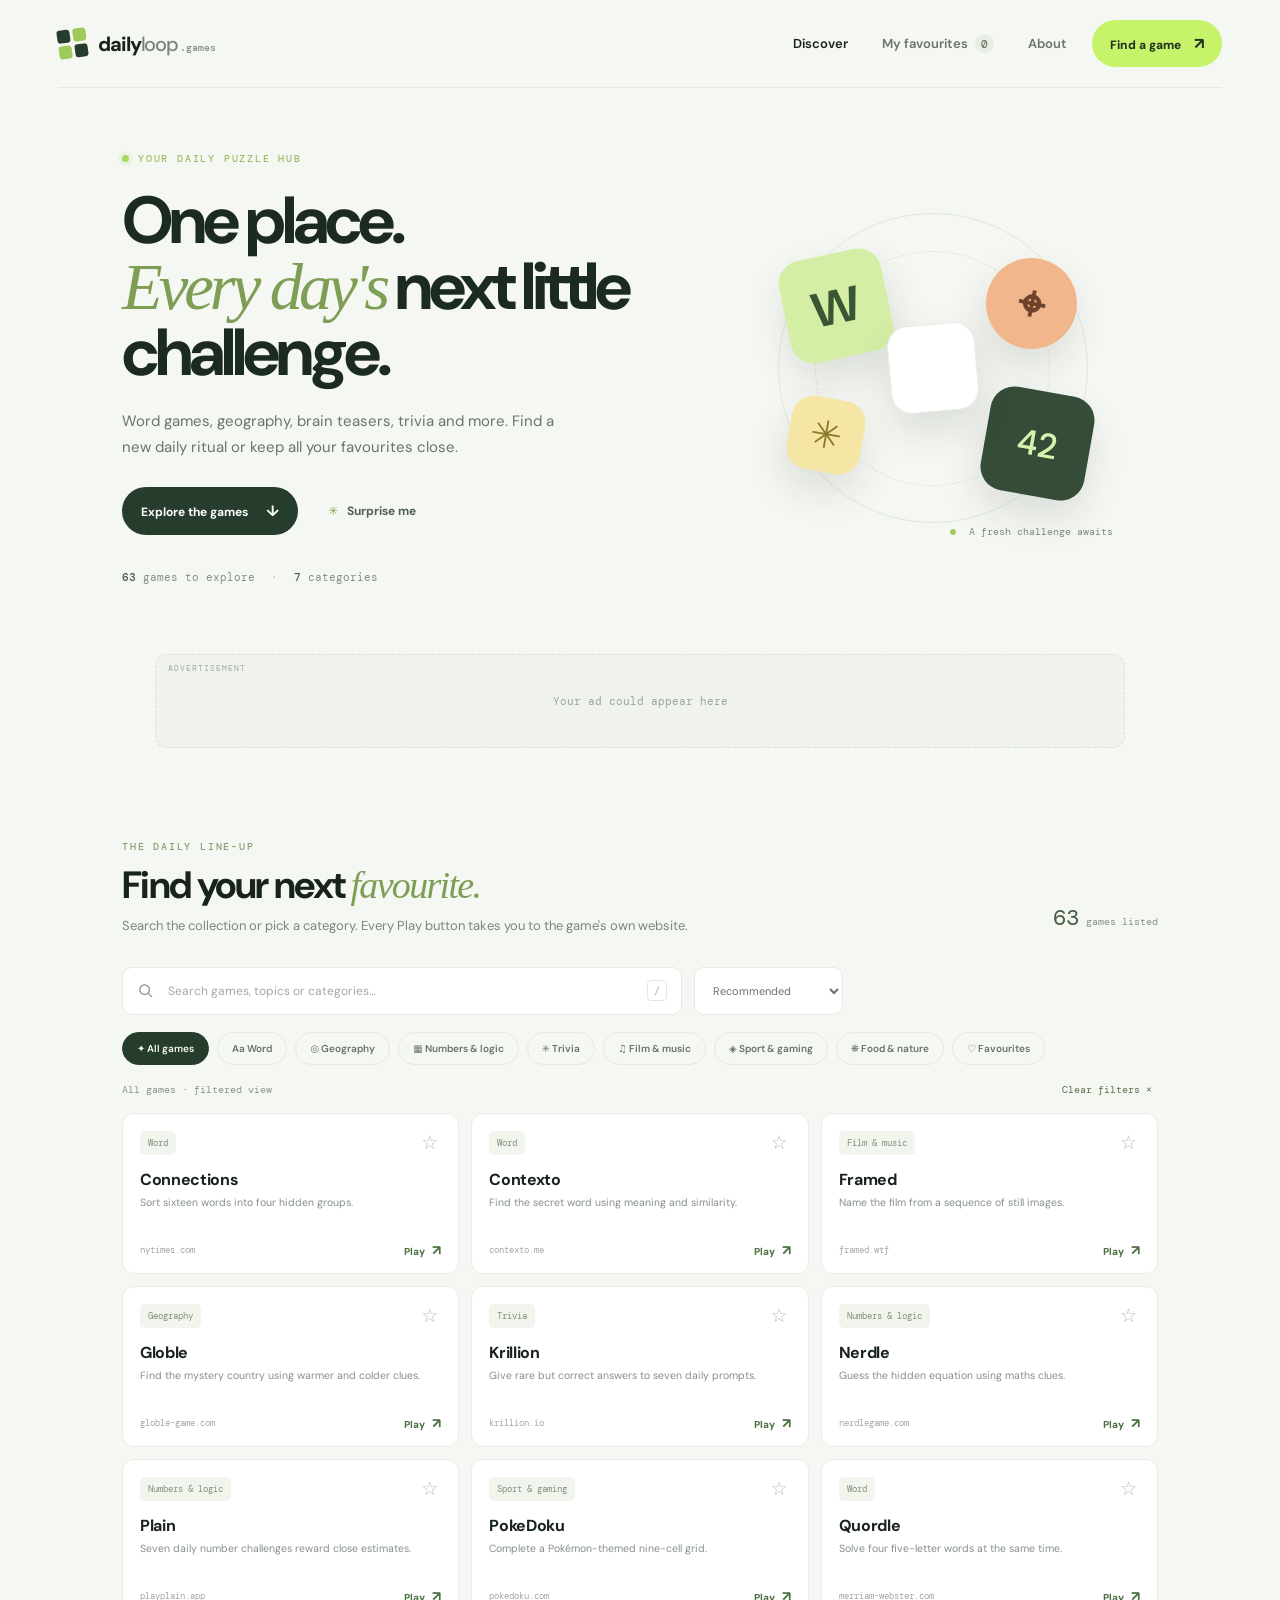
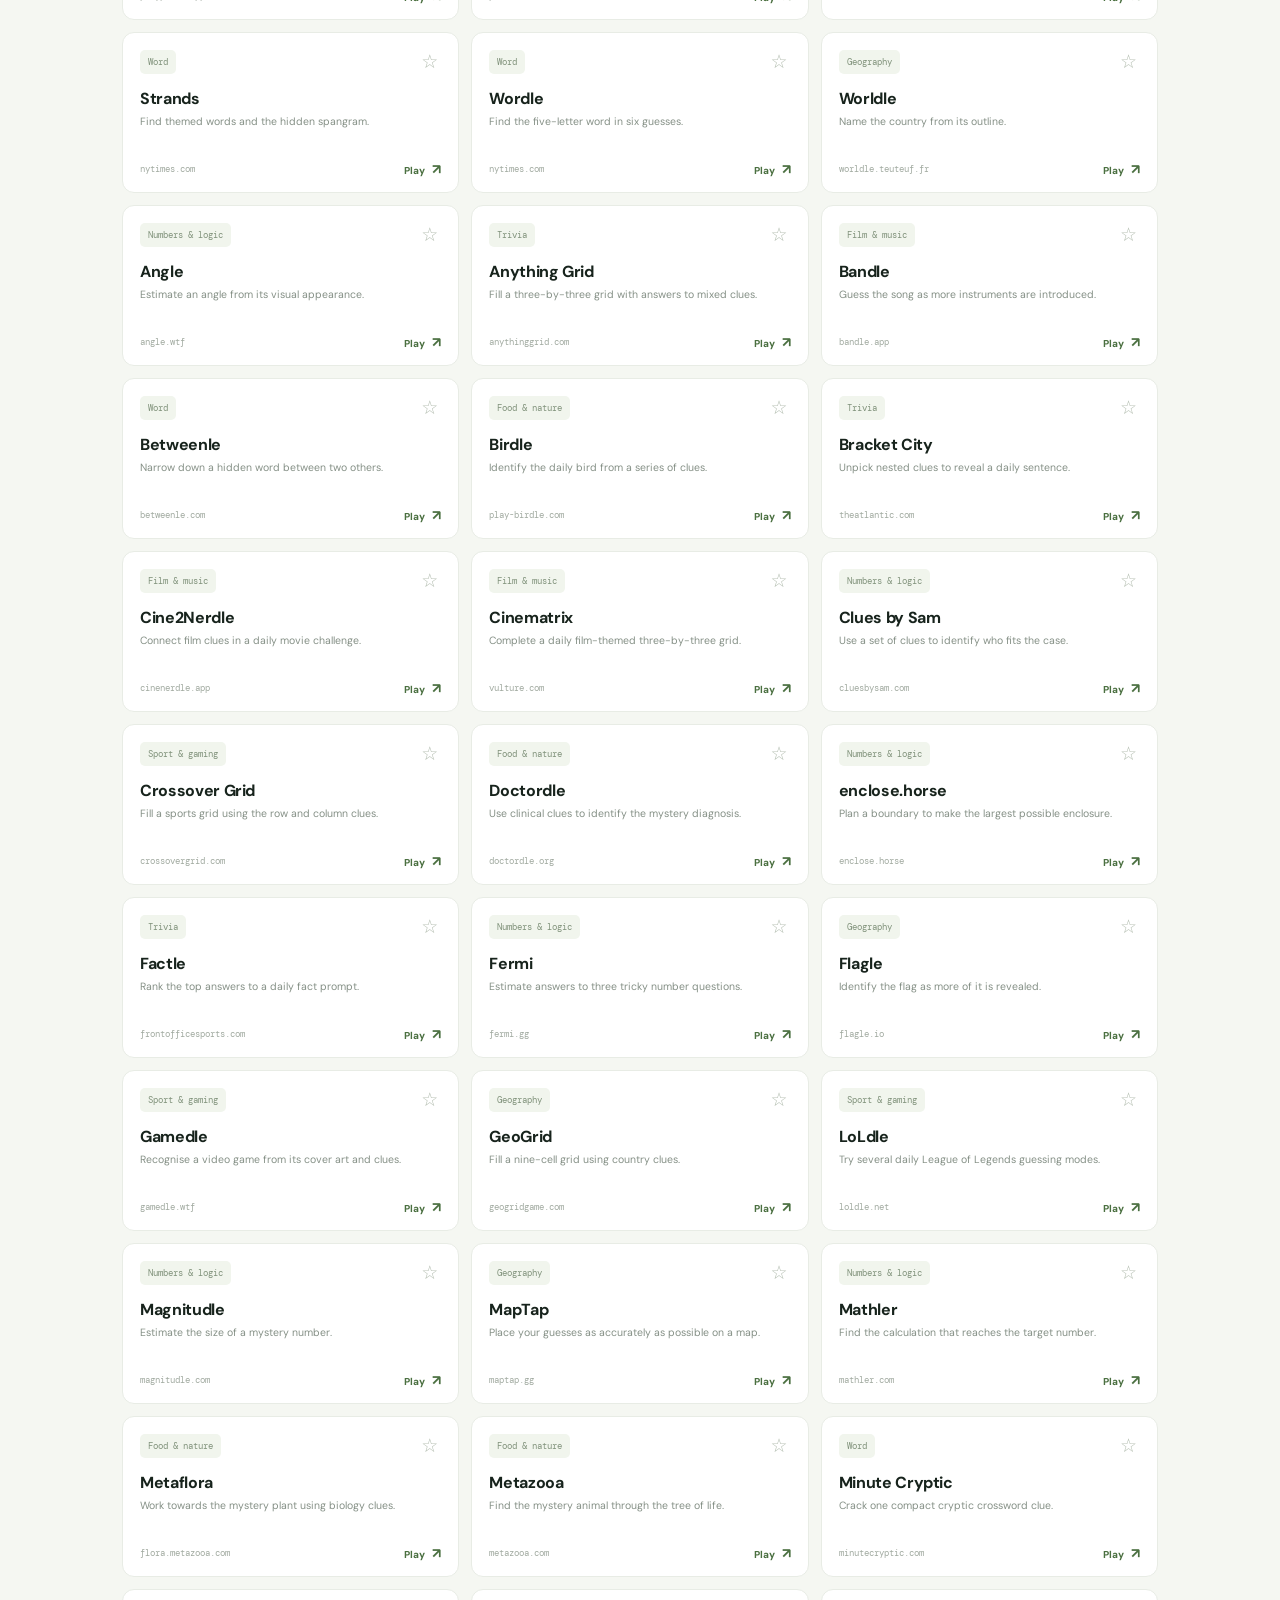
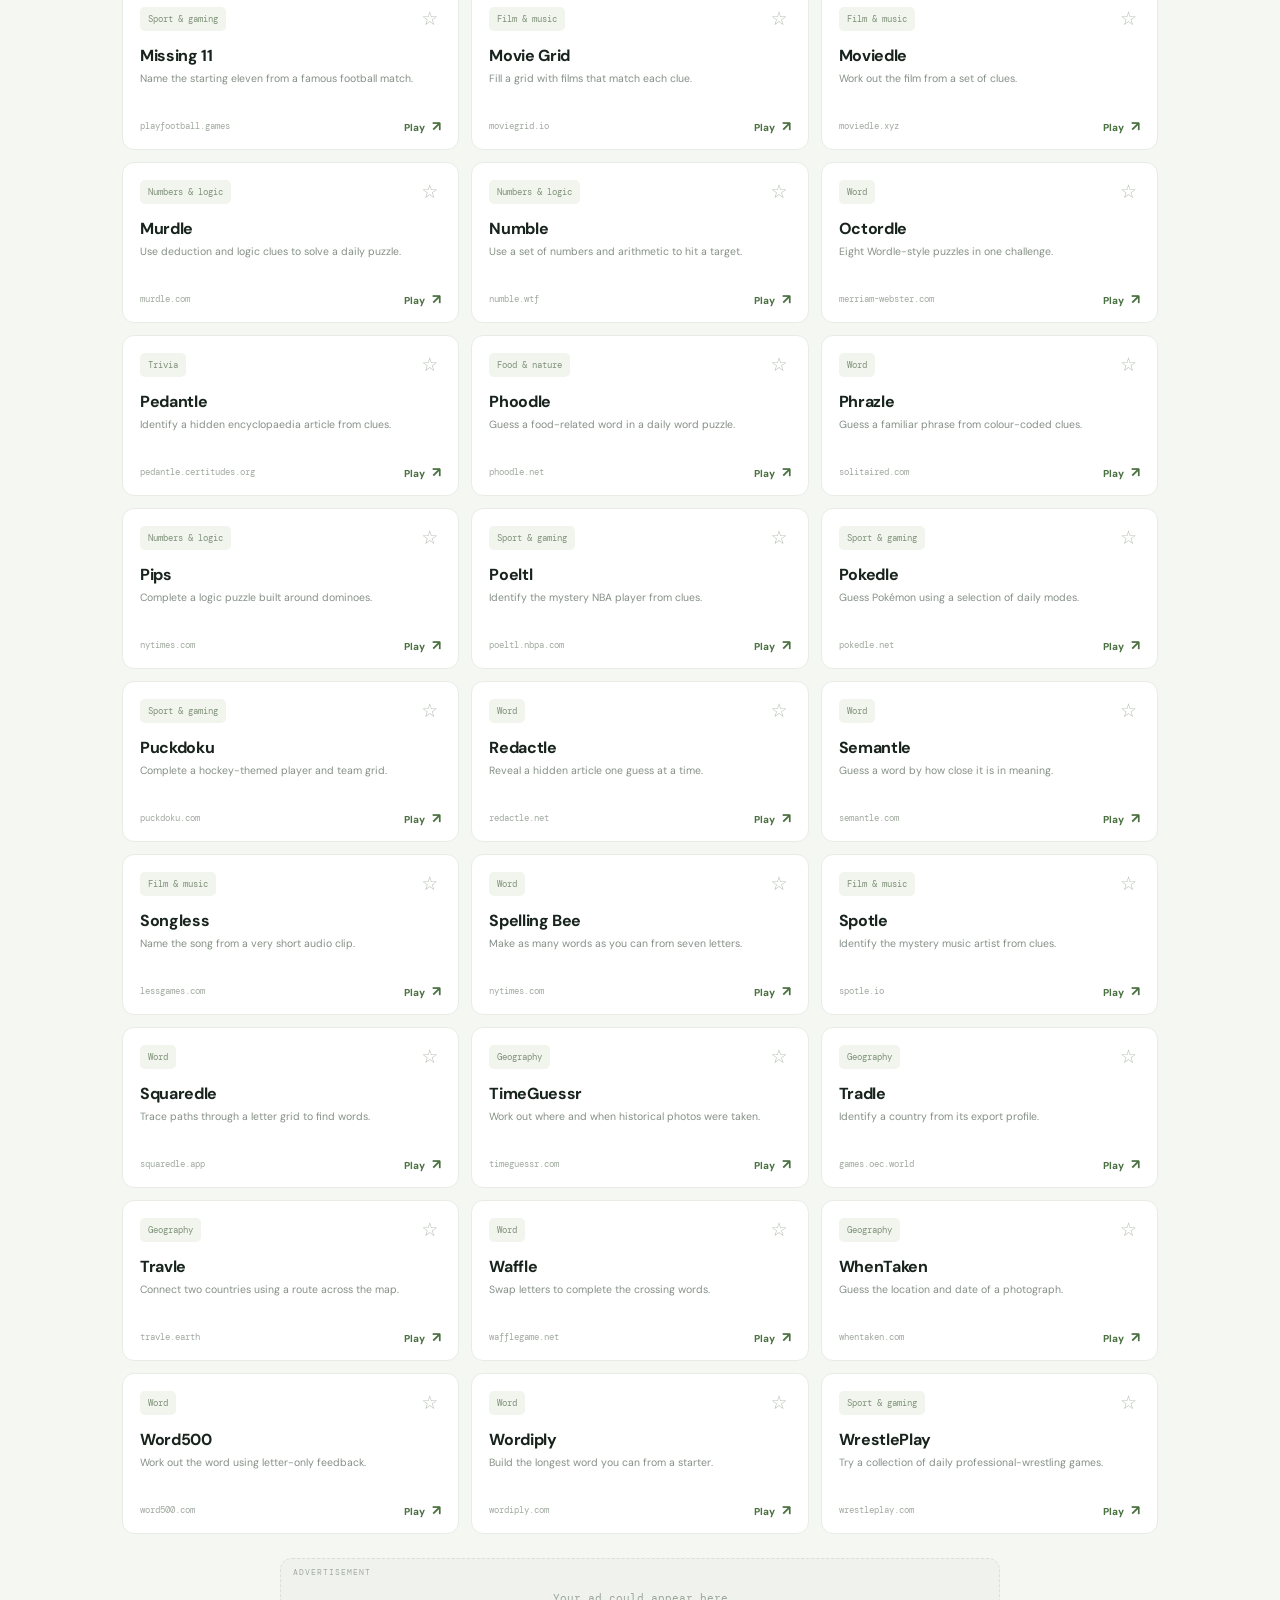
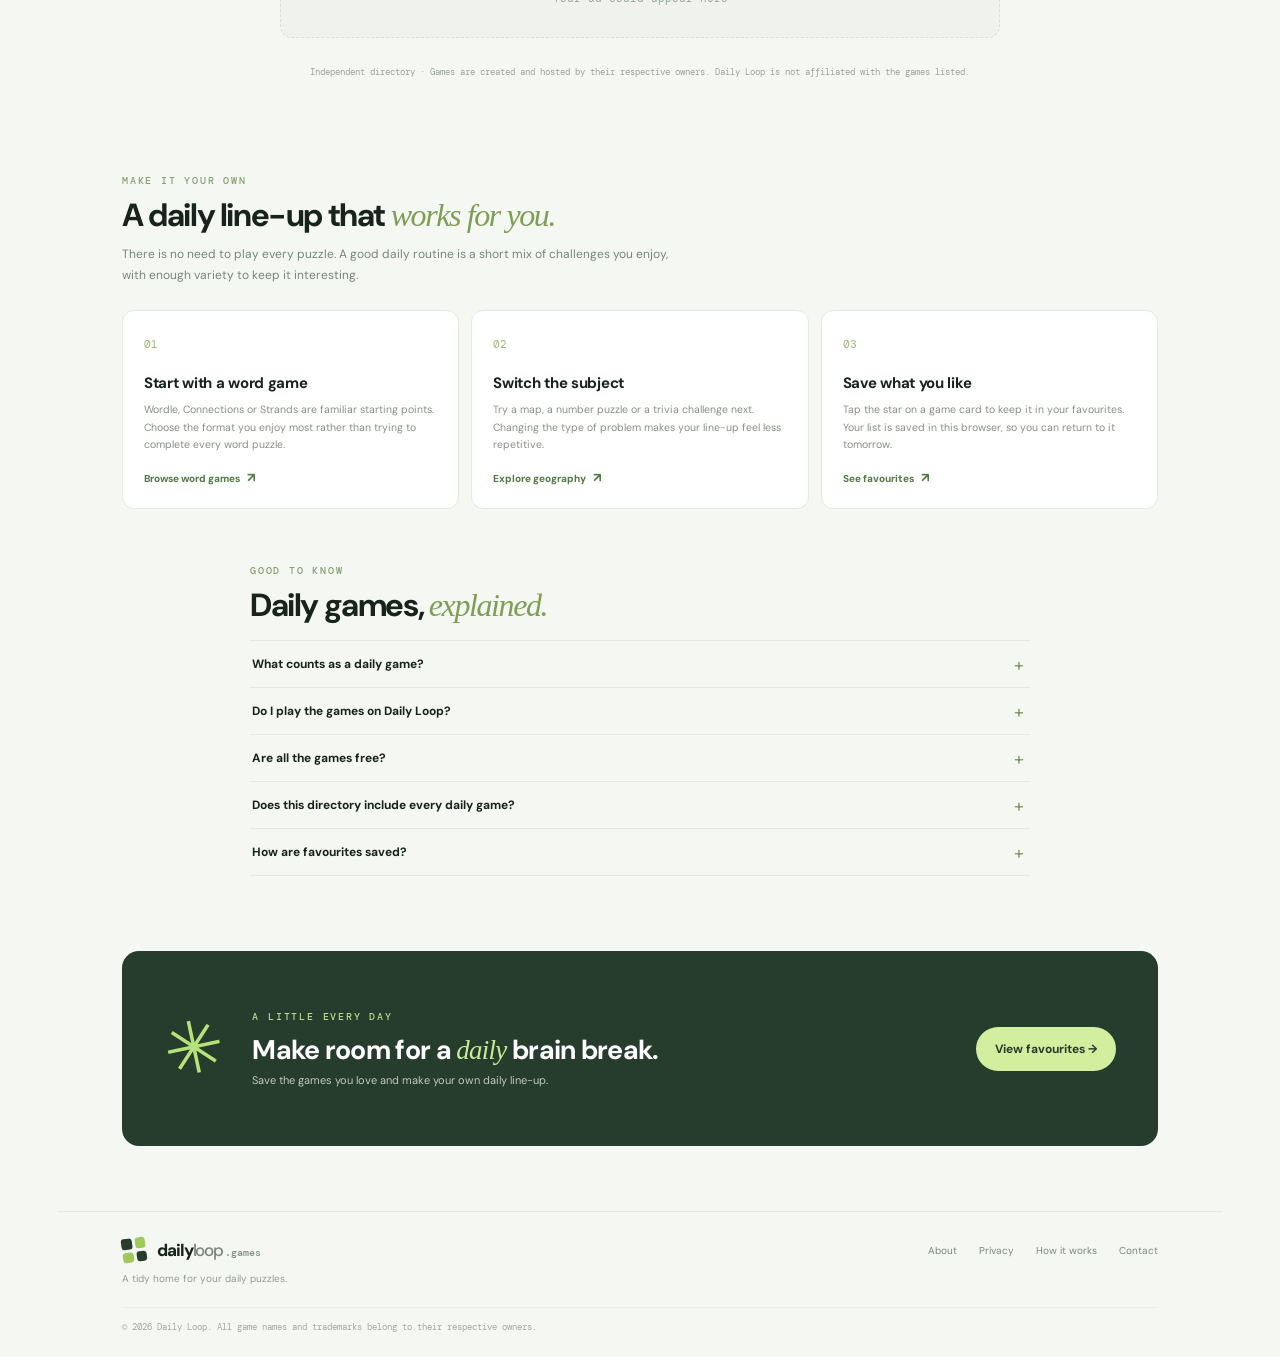
<file: index.html>
<!doctype html>
<html lang="en">
<head>
  <meta charset="utf-8">
  <meta name="viewport" content="width=device-width, initial-scale=1">
  <meta name="theme-color" content="#101612">
  <meta name="description" content="Find your next daily puzzle. Browse word games, geography challenges, trivia, number games, music, films and sport in one searchable directory.">
  <meta property="og:title" content="Daily Loop — Your daily games, in one place">
  <meta property="og:description" content="A searchable directory of daily puzzle games. Find today's game, save favourites and discover something new.">
  <meta property="og:type" content="website">
  <link rel="canonical" href="https://dailyloop.uk/">
<meta property="og:url" content="https://daily-loop-5kx6.netlify.app/">
  <title>Daily Loop — Your daily games, in one place</title>
  <link rel="icon" href="favicon.svg" type="image/svg+xml">
  <link rel="preconnect" href="https://fonts.googleapis.com">
  <link rel="preconnect" href="https://fonts.gstatic.com" crossorigin>
  <link href="https://fonts.googleapis.com/css2?family=DM+Mono:wght@400;500&family=DM+Sans:wght@400;500;600;700;800&display=swap" rel="stylesheet">
  <link rel="stylesheet" href="styles.css">
  <!--
    ADSENSE SETUP — keep this commented until an AdSense account is approved.
    1) Replace ca-pub-XXXXXXXXXXXXXXXX with the publisher ID supplied by AdSense.
    2) Add the approved AdSense script here and configure a Google-certified CMP
       for UK/EEA visitors before serving personalised ads.
    3) Add your real ad-slot IDs to the <ins> elements in the ad spaces below.
  -->
  <!-- <script async src="https://pagead2.googlesyndication.com/pagead/js/adsbygoogle.js?client=ca-pub-XXXXXXXXXXXXXXXX" crossorigin="anonymous"></script> -->
</head>
<body>
  <div class="page-shell">
    <header class="site-header">
      <a class="brand" href="index.html" aria-label="Daily Loop home">
        <span class="brand-mark" aria-hidden="true"><span></span><span></span><span></span><span></span></span>
        <span>daily<span class="brand-light">loop</span><small>.games</small></span>
      </a>
      <nav class="header-nav" aria-label="Main navigation">
        <a class="nav-link active" href="#directory">Discover</a>
        <button class="nav-link" id="show-favourites" type="button">My favourites <span class="favourite-count" id="favourite-count">0</span></button>
        <a class="nav-link" href="about.html">About</a>
      </nav>
      <a class="header-cta" href="#directory">Find a game <span aria-hidden="true">↗</span></a>
    </header>

    <main>
      <section class="hero" aria-labelledby="hero-title">
        <div class="hero-copy">
          <div class="eyebrow"><span class="live-dot"></span> YOUR DAILY PUZZLE HUB</div>
          <h1 id="hero-title">One place.<br><em>Every day's</em> next little challenge.</h1>
          <p class="hero-description">Word games, geography, brain teasers, trivia and more. Find a new daily ritual or keep all your favourites close.</p>
          <div class="hero-actions">
            <a class="button button-primary" href="#directory">Explore the games <span aria-hidden="true">↓</span></a>
            <button class="button button-quiet" id="surprise-button" type="button"><span aria-hidden="true">✳</span> Surprise me</button>
          </div>
          <div class="hero-meta"><strong id="game-total">60+</strong> games to explore <span class="meta-divider">·</span> <strong>7</strong> categories</div>
        </div>
        <div class="hero-art" aria-label="Decorative puzzle tiles">
          <div class="orbit orbit-one"></div><div class="orbit orbit-two"></div>
          <div class="tile tile-word">W</div><div class="tile tile-map">⌖</div><div class="tile tile-number">42</div>
          <div class="tile tile-grid"><i></i><i></i><i></i><i></i></div><div class="tile tile-star">✳</div>
          <div class="art-caption"><span class="art-caption-dot"></span> A fresh challenge awaits</div>
        </div>
      </section>

      <section class="ad-wrap" aria-label="Advertisement">
        <div class="ad-slot ad-leaderboard">
          <span class="ad-label">ADVERTISEMENT</span>
          <span class="ad-placeholder">Your ad could appear here</span>
          <!-- After approval, replace this comment with an AdSense ad unit supplied by your account. -->
        </div>
      </section>

      <section class="directory-section" id="directory" aria-labelledby="directory-heading">
        <div class="section-heading">
          <div>
            <div class="eyebrow eyebrow-dark">THE DAILY LINE-UP</div>
            <h2 id="directory-heading">Find your next <em>favourite.</em></h2>
            <p class="section-intro">Search the collection or pick a category. Every Play button takes you to the game's own website.</p>
          </div>
          <div class="results-note"><span class="results-number" id="results-count">63</span><span>games listed</span></div>
        </div>

        <div class="directory-tools">
          <label class="search-box" for="game-search">
            <svg viewBox="0 0 24 24" aria-hidden="true"><circle cx="10.8" cy="10.8" r="6.8"></circle><path d="m16 16 5 5"></path></svg>
            <input id="game-search" type="search" placeholder="Search games, topics or categories…" autocomplete="off">
            <kbd>/</kbd>
          </label>
          <div class="sort-wrap">
            <label class="visually-hidden" for="sort-games">Sort games</label>
            <select id="sort-games">
              <option value="popular">Recommended</option>
              <option value="az">A–Z</option>
              <option value="za">Z–A</option>
            </select>
          </div>
        </div>

   <div class="category-list" id="category-list" role="group" aria-label="Filter by category">
          <button class="category-chip selected" data-category="All" type="button">✦ All games</button>
          <button class="category-chip" data-category="Word" type="button">Aa Word</button>
          <button class="category-chip" data-category="Geography" type="button">◎ Geography</button>
          <button class="category-chip" data-category="Numbers & logic" type="button">▦ Numbers & logic</button>
          <button class="category-chip" data-category="Trivia" type="button">✳ Trivia</button>
          <button class="category-chip" data-category="Film & music" type="button">♫ Film & music</button>
          <button class="category-chip" data-category="Sport & gaming" type="button">◈ Sport & gaming</button>
          <button class="category-chip" data-category="Food & nature" type="button">❋ Food & nature</button>
          <button class="category-chip" data-category="Favourites" type="button">♡ Favourites</button>
        </div>

        <div class="active-filter-row" id="active-filter-row" hidden>
          <span id="active-filter-label"></span>
          <button id="clear-filters" type="button">Clear filters ×</button>
        </div>

        <div class="game-grid" id="game-grid" aria-live="polite"></div>
        <div class="empty-state" id="empty-state" hidden>
          <div class="empty-icon">⌕</div>
          <h3>No games found</h3>
          <p>Try another search or clear the filters.</p>
          <button class="button button-primary" id="empty-reset" type="button">Show all games</button>
        </div>

        <section class="ad-wrap ad-inline-wrap" aria-label="Advertisement">
          <div class="ad-slot ad-inline">
            <span class="ad-label">ADVERTISEMENT</span>
            <span class="ad-placeholder">Your ad could appear here</span>
            <!-- Add a second approved AdSense ad unit here when your account is ready. -->
          </div>
        </section>

        <div class="directory-footnote">Independent directory · Games are created and hosted by their respective owners. Daily Loop is not affiliated with the games listed.</div>
      </section>

      <section class="editorial-section" aria-labelledby="routine-heading">
        <div class="editorial-heading">
          <div class="eyebrow eyebrow-dark">MAKE IT YOUR OWN</div>
          <h2 id="routine-heading">A daily line-up that <em>works for you.</em></h2>
          <p>There is no need to play every puzzle. A good daily routine is a short mix of challenges you enjoy, with enough variety to keep it interesting.</p>
        </div>
        <div class="routine-grid">
          <article class="routine-card"><span class="routine-number">01</span><h3>Start with a word game</h3><p>Wordle, Connections or Strands are familiar starting points. Choose the format you enjoy most rather than trying to complete every word puzzle.</p><a href="#directory" data-jump-category="Word">Browse word games <span>↗</span></a></article>
          <article class="routine-card"><span class="routine-number">02</span><h3>Switch the subject</h3><p>Try a map, a number puzzle or a trivia challenge next. Changing the type of problem makes your line-up feel less repetitive.</p><a href="#directory" data-jump-category="Geography">Explore geography <span>↗</span></a></article>
          <article class="routine-card"><span class="routine-number">03</span><h3>Save what you like</h3><p>Tap the star on a game card to keep it in your favourites. Your list is saved in this browser, so you can return to it tomorrow.</p><button type="button" id="routine-favourites">See favourites <span>↗</span></button></article>
        </div>
        <div class="faq-block">
          <div class="eyebrow eyebrow-dark">GOOD TO KNOW</div><h2>Daily games, <em>explained.</em></h2>
          <details><summary>What counts as a daily game?</summary><p>A daily game usually offers a new shared puzzle or challenge on a regular daily schedule. Some also include practice modes, archives or extra rounds; the daily challenge is the main reason they are listed here.</p></details>
          <details><summary>Do I play the games on Daily Loop?</summary><p>No. Daily Loop is a directory. Play links take you to the independent website that runs each game. That site controls its own rules, accounts, availability, advertising and privacy practices.</p></details>
          <details><summary>Are all the games free?</summary><p>Many offer a free daily challenge, but access rules can change and some sites may require an account or offer paid extras. Check the destination website before signing up or paying for anything.</p></details>
          <details><summary>Does this directory include every daily game?</summary><p>No. New games launch frequently and some disappear or change address. This is a curated collection that will need regular updates, not a complete list of every daily game on the internet.</p></details>
          <details><summary>How are favourites saved?</summary><p>Your favourite game names are saved in local storage in the browser you are using. They are not synced between devices and can be cleared by removing this site's browser data.</p></details>
        </div>
      </section>

      <section class="bottom-banner">
        <div class="bottom-spark" aria-hidden="true">✳</div>
        <div><div class="eyebrow">A LITTLE EVERY DAY</div><h2>Make room for a <em>daily</em> brain break.</h2><p>Save the games you love and make your own daily line-up.</p></div>
        <button class="button button-light" id="bottom-favourites" type="button">View favourites <span aria-hidden="true">→</span></button>
      </section>
    </main>

    <footer class="site-footer">
      <a class="brand footer-brand" href="index.html"><span class="brand-mark" aria-hidden="true"><span></span><span></span><span></span><span></span></span><span>daily<span class="brand-light">loop</span><small>.games</small></span></a>
      <p>A tidy home for your daily puzzles.</p>
      <div class="footer-links"><a href="about.html">About</a><a href="privacy.html">Privacy</a><a href="#routine-heading">How it works</a><a href="mailto:wrighttom12345@gmail.com">Contact</a></div>
      <div class="copyright">© <span id="year"></span> Daily Loop. All game names and trademarks belong to their respective owners.</div>
    </footer>
  </div>
  <div class="toast" id="toast" role="status" aria-live="polite"></div>
  <script src="app.js"></script>
</body>
</html>
</file>
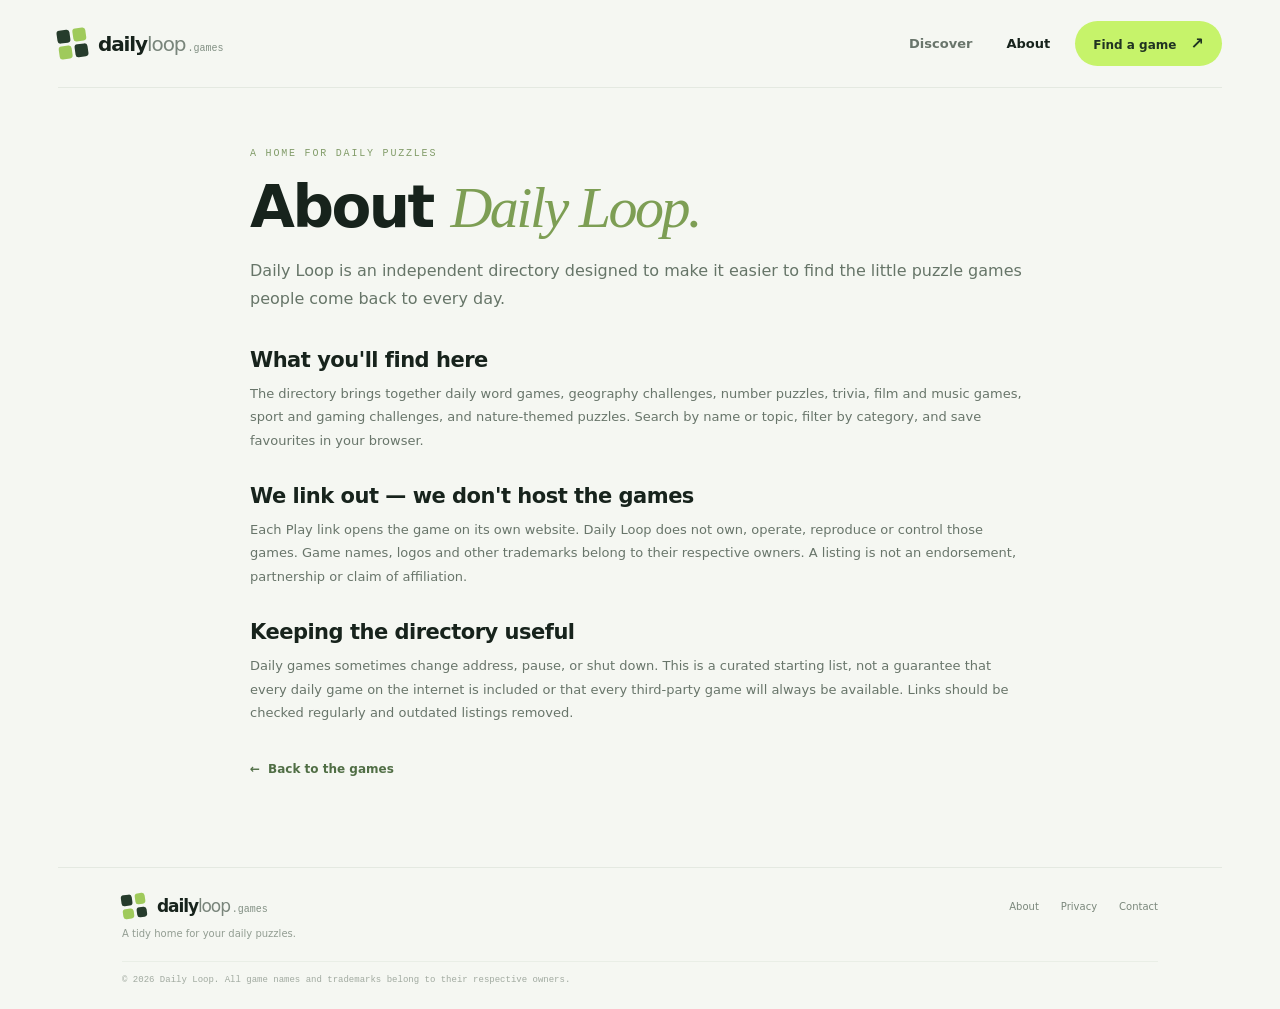
<file: about.html>
<!doctype html>
<html lang="en">
<head>
  <meta charset="utf-8"><meta name="viewport" content="width=device-width, initial-scale=1">
  <meta name="description" content="About Daily Loop, an independent directory of daily puzzle games.">
  <title>About — Daily Loop</title><link rel="icon" href="favicon.svg" type="image/svg+xml"><link rel="stylesheet" href="styles.css">
</head>
<body><div class="page-shell">
  <header class="site-header"><a class="brand" href="index.html"><span class="brand-mark" aria-hidden="true"><span></span><span></span><span></span><span></span></span><span>daily<span class="brand-light">loop</span><small>.games</small></span></a><nav class="header-nav"><a class="nav-link" href="index.html#directory">Discover</a><a class="nav-link active" href="about.html">About</a></nav><a class="header-cta" href="index.html#directory">Find a game <span>↗</span></a></header>
  <main class="content-page"><div class="eyebrow">A HOME FOR DAILY PUZZLES</div><h1>About <em>Daily Loop.</em></h1><p class="lead">Daily Loop is an independent directory designed to make it easier to find the little puzzle games people come back to every day.</p>
    <h2>What you'll find here</h2><p>The directory brings together daily word games, geography challenges, number puzzles, trivia, film and music games, sport and gaming challenges, and nature-themed puzzles. Search by name or topic, filter by category, and save favourites in your browser.</p>
    <h2>We link out — we don't host the games</h2><p>Each Play link opens the game on its own website. Daily Loop does not own, operate, reproduce or control those games. Game names, logos and other trademarks belong to their respective owners. A listing is not an endorsement, partnership or claim of affiliation.</p>
    <h2>Keeping the directory useful</h2><p>Daily games sometimes change address, pause, or shut down. This is a curated starting list, not a guarantee that every daily game on the internet is included or that every third-party game will always be available. Links should be checked regularly and outdated listings removed.</p> 
    <a class="back-home" href="index.html"><span>←</span> Back to the games</a>
  </main>
  <footer class="site-footer"><a class="brand footer-brand" href="index.html"><span class="brand-mark" aria-hidden="true"><span></span><span></span><span></span><span></span></span><span>daily<span class="brand-light">loop</span><small>.games</small></span></a><p>A tidy home for your daily puzzles.</p><div class="footer-links"><a href="about.html">About</a><a href="privacy.html">Privacy</a><a href="wrighttom12345.com">Contact</a></div><div class="copyright">© <span id="year">2026</span> Daily Loop. All game names and trademarks belong to their respective owners.</div></footer>
</div></body></html>
</file>
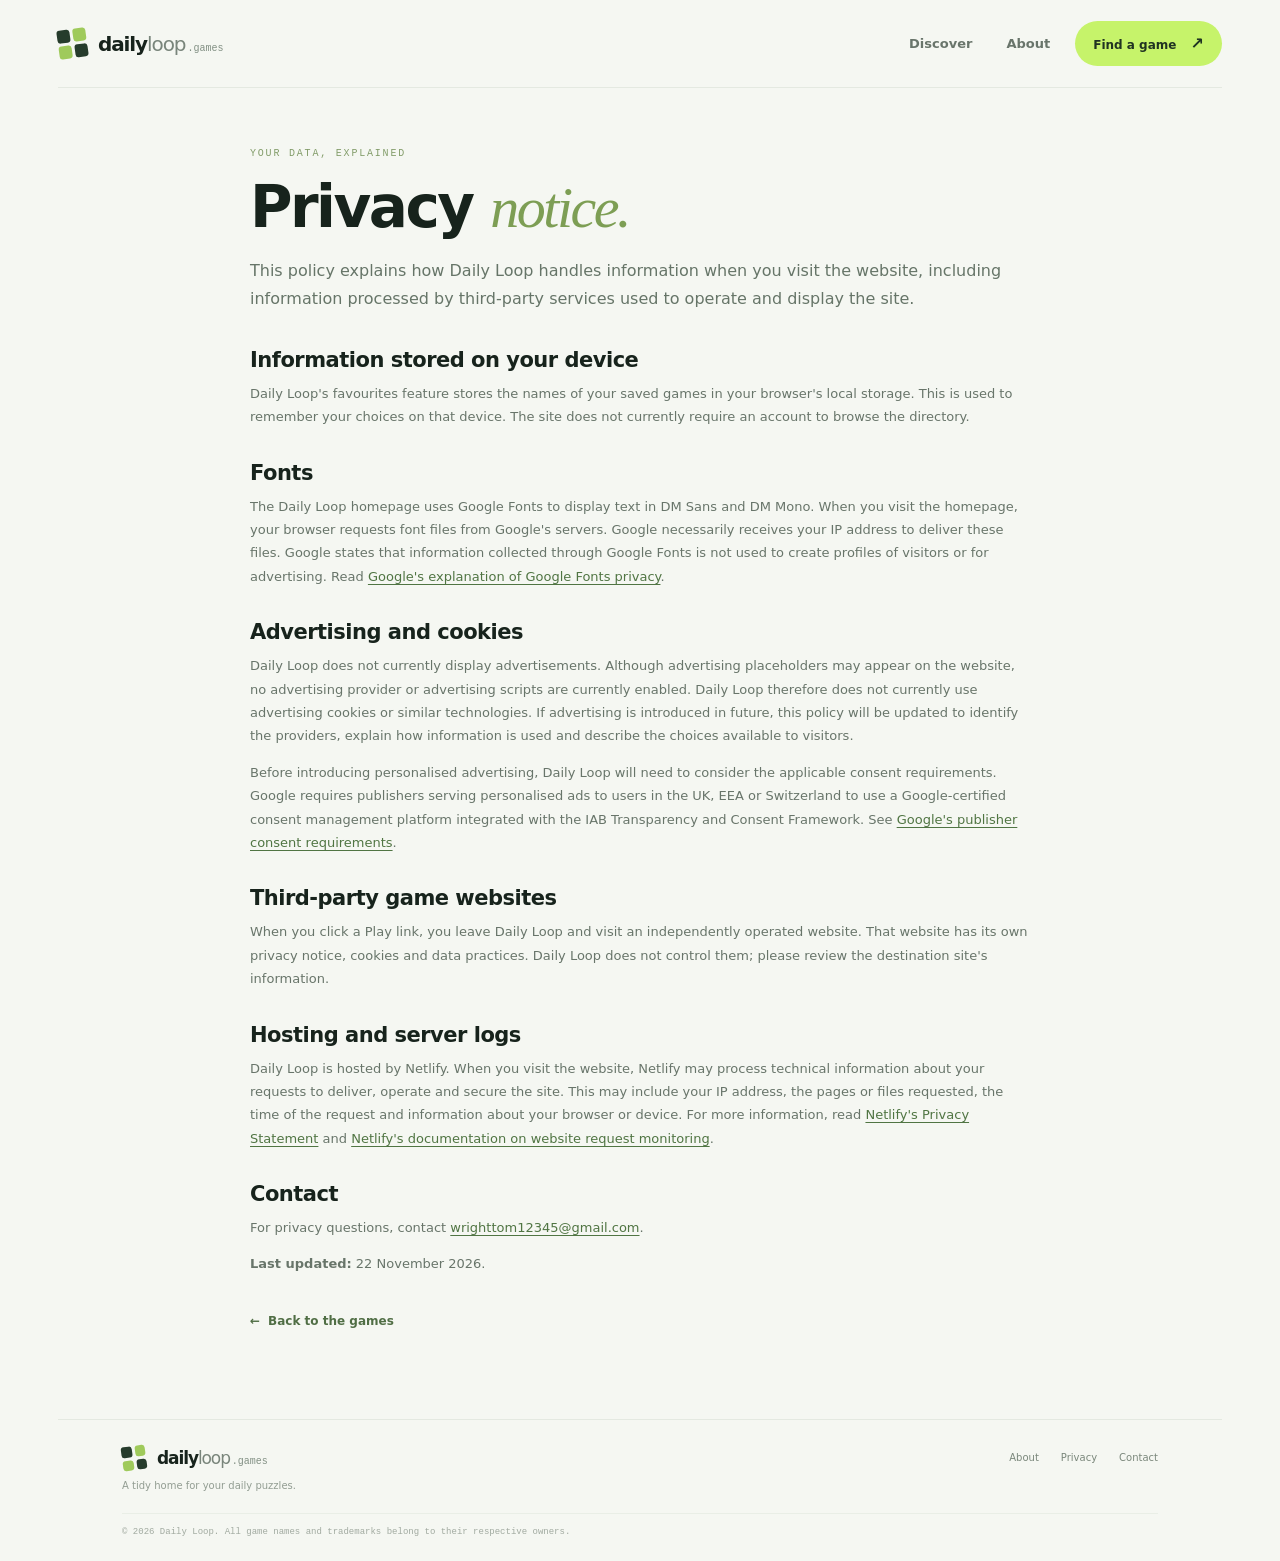
<file: privacy.html>
<!doctype html>
<html lang="en">
<head>
  <meta charset="utf-8"><meta name="viewport" content="width=device-width, initial-scale=1">
  <meta name="description" content="Daily Loop privacy information.">
  <title>Privacy — Daily Loop</title><link rel="icon" href="favicon.svg" type="image/svg+xml"><link rel="stylesheet" href="styles.css">
</head>
<body><div class="page-shell">
  <header class="site-header"><a class="brand" href="index.html"><span class="brand-mark" aria-hidden="true"><span></span><span></span><span></span><span></span></span><span>daily<span class="brand-light">loop</span><small>.games</small></span></a><nav class="header-nav"><a class="nav-link" href="index.html#directory">Discover</a><a class="nav-link" href="about.html">About</a></nav><a class="header-cta" href="index.html#directory">Find a game <span>↗</span></a></header>
  <main class="content-page"><div class="eyebrow">YOUR DATA, EXPLAINED</div><h1>Privacy <em>notice.</em></h1><p class="lead">This policy explains how Daily Loop handles information when you visit the website, including information processed by third-party services used to operate and display the site.</p>
    <h2>Information stored on your device</h2><p>Daily Loop's favourites feature stores the names of your saved games in your browser's local storage. This is used to remember your choices on that device. The site does not currently require an account to browse the directory.</p>
    <h2>Fonts</h2>
<p>The Daily Loop homepage uses Google Fonts to display text in DM Sans and DM Mono. When you visit the homepage, your browser requests font files from Google's servers. Google necessarily receives your IP address to deliver these files. Google states that information collected through Google Fonts is not used to create profiles of visitors or for advertising. Read <a class="inline-link" href="https://fonts.googleblog.com/2022/11/your-privacy-and-google-fonts.html" target="_blank" rel="noopener noreferrer">Google's explanation of Google Fonts privacy</a>.</p>
    <h2>Advertising and cookies</h2>
<p>Daily Loop does not currently display advertisements. Although advertising placeholders may appear on the website, no advertising provider or advertising scripts are currently enabled. Daily Loop therefore does not currently use advertising cookies or similar technologies. If advertising is introduced in future, this policy will be updated to identify the providers, explain how information is used and describe the choices available to visitors.</p>
<p>Before introducing personalised advertising, Daily Loop will need to consider the applicable consent requirements. Google requires publishers serving personalised ads to users in the UK, EEA or Switzerland to use a Google-certified consent management platform integrated with the IAB Transparency and Consent Framework. See <a class="inline-link" href="https://support.google.com/adsense/answer/13554116" target="_blank" rel="noopener noreferrer">Google's publisher consent requirements</a>.</p>
    <h2>Third-party game websites</h2><p>When you click a Play link, you leave Daily Loop and visit an independently operated website. That website has its own privacy notice, cookies and data practices. Daily Loop does not control them; please review the destination site's information.</p>
    <h2>Hosting and server logs</h2>
<p>Daily Loop is hosted by Netlify. When you visit the website, Netlify may process technical information about your requests to deliver, operate and secure the site. This may include your IP address, the pages or files requested, the time of the request and information about your browser or device. For more information, read <a class="inline-link" href="https://www.netlify.com/privacy/" target="_blank" rel="noopener noreferrer">Netlify's Privacy Statement</a> and <a class="inline-link" href="https://docs.netlify.com/manage/monitoring/observability/overview/" target="_blank" rel="noopener noreferrer">Netlify's documentation on website request monitoring</a>.</p>
<h2>Contact</h2>
<p>For privacy questions, contact <a class="inline-link" href="mailto:wrighttom12345@gmail.com">wrighttom12345@gmail.com</a>.</p>
<p><strong>Last updated:</strong> 22 November 2026.</p>
    <a class="back-home" href="index.html"><span>←</span> Back to the games</a>
  </main>
  <footer class="site-footer"><a class="brand footer-brand" href="index.html"><span class="brand-mark" aria-hidden="true"><span></span><span></span><span></span><span></span></span><span>daily<span class="brand-light">loop</span><small>.games</small></span></a><p>A tidy home for your daily puzzles.</p><div class="footer-links"><a href="about.html">About</a><a href="privacy.html">Privacy</a><a href="mailto:wrighttom12345@gmail.com">Contact</a></div><div class="copyright">© <span id="year">2026</span> Daily Loop. All game names and trademarks belong to their respective owners.</div></footer>
</div></body></html>
</file>
<file: styles.css>
:root{--ink:#17231c;--muted:#68736c;--paper:#f5f7f2;--white:#fff;--green:#c6f36a;--green-dark:#263c2c;--line:#e4e9e1;--soft:#edf2e9;--orange:#f7a875;--shadow:0 18px 50px rgba(22,39,27,.08);font-family:"DM Sans",system-ui,sans-serif;color:var(--ink);background:var(--paper)}
*{box-sizing:border-box}html{scroll-behavior:smooth;scroll-padding-top:90px}body{margin:0;min-width:320px;background:var(--paper)}button,input,select{font:inherit}button,a{-webkit-tap-highlight-color:transparent}a{color:inherit;text-decoration:none}.page-shell{max-width:1440px;margin:0 auto;padding:0 58px}.site-header{height:88px;display:flex;align-items:center;justify-content:space-between;border-bottom:1px solid var(--line);gap:25px}.brand{display:flex;align-items:center;gap:11px;font-size:20px;font-weight:800;letter-spacing:-1.1px;white-space:nowrap}.brand>span:last-child{display:inline-block}.brand-light{font-weight:500;color:#79857b}.brand small{font:500 10px "DM Mono",monospace;letter-spacing:0;color:#829084;margin-left:2px}.brand-mark{width:29px;height:29px;display:grid;grid-template-columns:repeat(2,1fr);gap:3px;transform:rotate(-8deg)}.brand-mark span{background:var(--green-dark);border-radius:3px}.brand-mark span:nth-child(2){background:#9fca5b}.brand-mark span:nth-child(3){background:#9fca5b}.brand-mark span:nth-child(4){background:var(--green-dark)}.header-nav{display:flex;align-items:center;gap:34px;margin-left:auto}.nav-link{font-size:13px;color:#69756b;font-weight:600;background:none;border:0;padding:8px 0;cursor:pointer}.nav-link:hover,.nav-link.active{color:var(--ink)}.favourite-count{display:inline-grid;place-items:center;min-width:19px;height:19px;padding:0 5px;margin-left:4px;border-radius:20px;background:#e8eee3;color:#50604f;font:11px "DM Mono",monospace}.header-cta{background:var(--green);color:#203322;border-radius:30px;padding:13px 18px;font-size:12px;font-weight:800;transition:transform .2s,background .2s}.header-cta:hover,.button:hover{transform:translateY(-2px)}.header-cta span{margin-left:10px;font-size:16px}.hero{min-height:490px;display:grid;grid-template-columns:1.1fr .9fr;align-items:center;gap:35px;padding:64px 5.5% 70px;position:relative;overflow:hidden}.hero-copy{max-width:590px;position:relative;z-index:2}.eyebrow{font:500 10px "DM Mono",monospace;letter-spacing:1.8px;color:#9bbd66;display:flex;align-items:center;gap:9px}.live-dot{width:7px;height:7px;border-radius:50%;background:#a8d95c;box-shadow:0 0 0 4px rgba(168,217,92,.13)}h1,h2,h3,p{margin-top:0}.hero h1{font-size:clamp(43px,5.2vw,72px);line-height:.99;letter-spacing:-4px;margin:23px 0 22px;font-weight:700;color:#1b2b20}.hero h1 em,.section-heading h2 em,.bottom-banner h2 em{font-family:Georgia,serif;font-weight:400;color:#7d9e54}.hero-description{max-width:440px;color:#68756a;font-size:15px;line-height:1.75;margin:0 0 27px}.hero-actions{display:flex;gap:11px;align-items:center}.button{border:0;cursor:pointer;border-radius:30px;padding:14px 19px;font-size:12px;font-weight:700;transition:transform .2s,background .2s}.button-primary{background:var(--green-dark);color:white}.button-primary span{margin-left:15px;font-size:15px}.button-quiet{background:transparent;color:#506052}.button-quiet:hover{background:#e9eee5}.button-quiet span{margin-right:6px;color:#86a957}.hero-meta{margin-top:35px;font:11px "DM Mono",monospace;color:#849087}.hero-meta strong{color:#46594a;font-weight:500}.meta-divider{padding:0 9px;color:#b5bdb5}.hero-art{height:345px;position:relative;display:flex;align-items:center;justify-content:center}.orbit{position:absolute;border:1px solid #e0e8d9;border-radius:50%;width:310px;height:310px}.orbit-two{width:235px;height:235px;border-style:dashed;border-color:#dce5d5}.tile{position:absolute;box-shadow:0 18px 38px rgba(31,51,34,.12);display:grid;place-items:center;font-weight:800}.tile-word{height:104px;width:104px;left:17%;top:17%;border-radius:23px;background:#d5eea6;color:#3a5633;font-size:48px;transform:rotate(-12deg)}.tile-map{height:91px;width:91px;right:18%;top:18%;border-radius:50%;background:#f2b68d;color:#6f422c;font-size:47px;transform:rotate(12deg)}.tile-number{height:105px;width:105px;right:15%;bottom:13%;border-radius:24px;background:#344c38;color:#d9f2ad;font:500 35px "DM Mono",monospace;transform:rotate(10deg)}.tile-star{height:74px;width:74px;left:18%;bottom:20%;border-radius:22px;background:#f5e6a6;color:#907b2d;font-size:38px;transform:rotate(10deg)}.tile-grid{height:88px;width:88px;left:calc(50% - 44px);top:calc(50% - 44px);background:#fff;border:1px solid #e8ece4;border-radius:21px;padding:17px;display:grid;grid-template-columns:1fr 1fr;gap:7px;transform:rotate(-5deg)}.tile-grid i{border-radius:5px;background:#9ecb68}.tile-grid i:nth-child(2){background:#e7aa83}.tile-grid i:nth-child(3){background:#d2e89c}.tile-grid i:nth-child(4){background:#a6b9da}.art-caption{position:absolute;bottom:3px;right:10%;font:10px "DM Mono",monospace;color:#7c8b7d}.art-caption-dot{display:inline-block;width:6px;height:6px;background:#a6cb66;border-radius:50%;margin-right:7px}.ad-wrap{display:flex;justify-content:center}.ad-slot{width:100%;min-height:94px;border:1px dashed #d9e1d6;background:#f0f3ed;border-radius:12px;display:flex;align-items:center;justify-content:center;position:relative;overflow:hidden}.ad-label{position:absolute;top:8px;left:12px;font:8px "DM Mono",monospace;letter-spacing:1px;color:#a1aba0}.ad-placeholder{font:11px "DM Mono",monospace;color:#9aa69a}.ad-leaderboard{max-width:970px;margin:0 auto 22px}.directory-section{padding:70px 5.5% 77px}.section-heading{display:flex;align-items:flex-end;justify-content:space-between;gap:30px;margin-bottom:30px}.eyebrow-dark{color:#879e71}.section-heading h2{font-size:38px;letter-spacing:-1.7px;line-height:1.1;margin:12px 0 9px}.section-intro{font-size:13px;color:#7b877c;margin:0;line-height:1.6}.results-note{display:flex;align-items:baseline;gap:7px;color:#879187;font:10px "DM Mono",monospace;white-space:nowrap;padding-bottom:5px}.results-number{font-size:22px;color:#435d42}.directory-tools{display:flex;gap:12px;margin-bottom:17px}.search-box{display:flex;align-items:center;gap:12px;background:#fff;border:1px solid #e5eae2;border-radius:10px;height:48px;padding:0 14px;flex:1;max-width:560px}.search-box svg{width:17px;height:17px;fill:none;stroke:#839084;stroke-width:1.7}.search-box input{border:0;outline:0;background:transparent;min-width:0;flex:1;color:var(--ink);font-size:12px}.search-box input::placeholder{color:#a0aaa0}.search-box kbd{font:10px "DM Mono",monospace;border:1px solid #e3e8e1;color:#a4ada3;border-radius:4px;padding:3px 6px}.sort-wrap select{height:48px;border:1px solid #e5eae2;border-radius:10px;background:#fff;padding:0 35px 0 14px;color:#68756a;font-size:11px;outline:none}.category-list{display:flex;gap:8px;flex-wrap:wrap;margin-bottom:24px}.category-chip{border:1px solid #e3e9df;background:transparent;color:#667467;border-radius:30px;padding:9px 14px;font-size:10px;font-weight:600;cursor:pointer;transition:.18s}.category-chip:hover{border-color:#b9c8af;color:#334936}.category-chip.selected{background:#263d2d;border-color:#263d2d;color:#f6f9f1}.active-filter-row{display:flex;align-items:center;justify-content:space-between;margin:-7px 0 16px;font:10px "DM Mono",monospace;color:#899489}.active-filter-row button{border:0;background:none;color:#59734b;cursor:pointer;font:inherit}.game-grid{display:grid;grid-template-columns:repeat(3,minmax(0,1fr));gap:12px}.game-card{min-height:158px;background:#fff;border:1px solid #e8ece5;border-radius:12px;padding:17px 17px 14px;position:relative;display:flex;flex-direction:column;transition:transform .18s,border-color .18s,box-shadow .18s}.game-card:hover{transform:translateY(-3px);border-color:#d0ddc9;box-shadow:0 12px 26px rgba(35,53,37,.06)}.card-top{display:flex;align-items:center;justify-content:space-between;margin-bottom:14px}.category-label{font:9px "DM Mono",monospace;color:#80927b;background:#f1f5ed;padding:6px 8px;border-radius:5px}.favourite-button{border:0;background:transparent;color:#b4beb1;font-size:19px;line-height:1;cursor:pointer;padding:1px 3px;transition:color .15s,transform .15s}.favourite-button:hover{transform:scale(1.15);color:#829c63}.favourite-button.saved{color:#789c47}.game-card h3{font-size:16px;letter-spacing:-.35px;margin:0 0 5px;font-weight:700}.game-card p{font-size:10.5px;line-height:1.5;color:#859086;margin:0 0 15px;min-height:31px}.card-bottom{display:flex;align-items:center;justify-content:space-between;margin-top:auto}.game-domain{font:9px "DM Mono",monospace;color:#a1aaa0;white-space:nowrap;overflow:hidden;text-overflow:ellipsis;max-width:65%}.play-link{font-size:10px;color:#4b7041;font-weight:800;white-space:nowrap}.play-link span{font-size:14px;margin-left:5px}.ad-inline-wrap{margin-top:24px}.ad-inline{max-width:720px;min-height:80px}.directory-footnote{text-align:center;margin-top:27px;font:9px "DM Mono",monospace;line-height:1.6;color:#9aa49a}.empty-state{text-align:center;padding:60px 15px;background:#fff;border:1px solid var(--line);border-radius:14px}.empty-icon{font-size:35px;color:#9cb77e}.empty-state h3{font-size:19px;margin:10px 0 5px}.empty-state p{font-size:12px;color:#819084;margin-bottom:18px}.bottom-banner{margin:0 5.5% 65px;background:#263c2c;color:#fff;border-radius:17px;min-height:195px;padding:34px 42px;display:flex;align-items:center;gap:28px;position:relative;overflow:hidden}.bottom-spark{font-size:72px;color:#b7e27a;line-height:1;transform:rotate(-12deg);z-index:1}.bottom-banner>div:nth-child(2){z-index:1}.bottom-banner .eyebrow{color:#bbd98f}.bottom-banner h2{font-size:27px;letter-spacing:-.7px;margin:9px 0 6px}.bottom-banner h2 em{color:#c8ec96}.bottom-banner p{font-size:11px;color:#c0cbbf;margin:0}.button-light{margin-left:auto;background:#d2ef9f;color:#283b2c;white-space:nowrap;z-index:1}.site-footer{border-top:1px solid var(--line);padding:26px 5.5% 24px;display:grid;grid-template-columns:1fr auto;align-items:center;gap:10px 20px}.footer-brand{font-size:17px}.footer-brand .brand-mark{width:24px;height:24px}.site-footer>p{font-size:10px;color:#929d92;margin:0}.footer-links{display:flex;gap:22px;font-size:10px;color:#7a877b;grid-column:2;grid-row:1}.footer-links a:hover{color:#304c35}.copyright{font:9px "DM Mono",monospace;color:#a1aaa0;grid-column:1/-1;margin-top:12px;padding-top:13px;border-top:1px solid #e9eee6}.toast{position:fixed;bottom:24px;left:50%;transform:translate(-50%,20px);padding:12px 18px;border-radius:30px;background:#263c2c;color:#fff;font-size:11px;box-shadow:var(--shadow);opacity:0;pointer-events:none;transition:.2s;z-index:20}.toast.show{opacity:1;transform:translate(-50%,0)}.visually-hidden{position:absolute;width:1px;height:1px;padding:0;margin:-1px;overflow:hidden;clip:rect(0,0,0,0);white-space:nowrap;border:0}

.editorial-section{padding:18px 5.5% 75px}.editorial-heading{max-width:650px;margin-bottom:24px}.editorial-heading h2,.faq-block h2{font-size:32px;letter-spacing:-1.4px;line-height:1.1;margin:11px 0}.editorial-heading h2 em,.faq-block h2 em{font-family:Georgia,serif;font-weight:400;color:#7d9e54}.editorial-heading>p{max-width:570px;color:#788579;font-size:12px;line-height:1.75;margin:0}.routine-grid{display:grid;grid-template-columns:repeat(3,minmax(0,1fr));gap:12px}.routine-card{background:#fff;border:1px solid var(--line);border-radius:12px;padding:21px;min-height:190px}.routine-number{font:11px "DM Mono",monospace;color:#9bb76f}.routine-card h3{font-size:15px;margin:20px 0 8px;letter-spacing:-.3px}.routine-card p{font-size:10.5px;line-height:1.65;color:#849084;margin:0 0 13px}.routine-card a,.routine-card button{font-size:10px;font-weight:800;color:#537947}.routine-card a span,.routine-card button span{margin-left:5px;font-size:13px}.routine-card button{background:none;border:0;padding:0;cursor:pointer}.faq-block{max-width:780px;margin:55px auto 0}.faq-block h2{margin-bottom:17px}.faq-block details{border-top:1px solid #e2e9df;padding:15px 2px}.faq-block details:last-child{border-bottom:1px solid #e2e9df}.faq-block summary{font-size:12px;font-weight:700;cursor:pointer;list-style:none;position:relative;padding-right:30px}.faq-block summary::-webkit-details-marker{display:none}.faq-block summary:after{content:"+";position:absolute;right:4px;top:-3px;font-size:18px;font-weight:400;color:#78945c}.faq-block details[open] summary:after{content:"−"}.faq-block details p{font-size:11px;line-height:1.7;color:#7d897e;max-width:690px;margin:10px 0 0}

/* Supporting pages */
.content-page{max-width:820px;margin:0 auto;padding:60px 20px 90px}.content-page .eyebrow{color:#829c69}.content-page h1{font-size:clamp(38px,6vw,58px);letter-spacing:-2.5px;line-height:1.05;margin:18px 0}.content-page h1 em{font-family:Georgia,serif;color:#7d9e54;font-weight:400}.content-page .lead{font-size:16px;line-height:1.75;color:#667568;margin-bottom:35px}.content-page h2{font-size:21px;letter-spacing:-.5px;margin:32px 0 10px}.content-page p,.content-page li{font-size:13px;line-height:1.8;color:#68756a}.content-page ul{padding-left:22px}.content-page a.inline-link{color:#507543;text-decoration:underline;text-underline-offset:3px}.notice-box{background:#edf2e8;border-left:3px solid #9abb6c;padding:16px 18px;border-radius:0 9px 9px 0;margin:25px 0}.notice-box p{margin:0}.back-home{display:inline-flex;margin-top:25px;font-size:12px;font-weight:700;color:#506e45}.back-home span{margin-right:8px} 
@media(max-width:900px){.page-shell{padding:0 28px}.hero{padding-left:3%;padding-right:3%;grid-template-columns:1.1fr .9fr}.hero-art{transform:scale(.9)}.directory-section{padding-left:3%;padding-right:3%}.editorial-section{padding-left:3%;padding-right:3%}.game-grid{grid-template-columns:repeat(2,minmax(0,1fr))}.bottom-banner{margin-left:3%;margin-right:3%}}
@media(max-width:640px){.page-shell{padding:0 17px}.site-header{height:70px;gap:12px}.brand{font-size:18px}.brand-mark{width:25px;height:25px}.header-nav{gap:15px}.header-nav .nav-link{font-size:0}.header-nav .nav-link.active{font-size:11px}.header-nav #show-favourites{font-size:11px}.header-nav a:last-child{display:none}.header-cta{padding:11px 13px;font-size:10px}.header-cta span{margin-left:4px}.hero{display:block;padding:54px 4% 35px;min-height:0}.hero h1{font-size:49px;letter-spacing:-2.9px;margin-top:18px}.hero-description{font-size:13px;max-width:360px}.hero-art{height:255px;margin-top:15px;transform:scale(.8);transform-origin:center top;margin-bottom:-35px}.tile-word{left:14%}.tile-map{right:13%}.tile-number{right:12%}.tile-star{left:14%}.art-caption{right:10%;bottom:0}.ad-leaderboard{min-height:75px}.directory-section{padding:55px 2% 55px}.editorial-section{padding:10px 2% 55px}.editorial-heading h2,.faq-block h2{font-size:27px}.routine-grid{grid-template-columns:1fr;gap:8px}.routine-card{min-height:0;padding:17px}.routine-card h3{margin:12px 0 6px}.faq-block{margin-top:40px}.section-heading{align-items:flex-start;margin-bottom:22px}.section-heading h2{font-size:32px}.section-intro{max-width:320px;font-size:11px}.results-note{display:none}.directory-tools{gap:7px}.search-box{height:45px;padding:0 10px;gap:8px}.search-box input{font-size:16px}.search-box kbd{display:none}.sort-wrap select{height:45px;width:102px;padding:0 6px;font-size:9px}.category-list{gap:6px;margin-bottom:18px}.category-chip{font-size:9px;padding:8px 10px}.game-grid{gap:8px}.game-card{min-height:156px;padding:13px 12px 12px}.card-top{margin-bottom:12px}.category-label{font-size:8px;padding:5px 6px}.game-card h3{font-size:14px}.game-card p{font-size:9.5px;min-height:42px;margin-bottom:11px}.game-domain{font-size:8px;max-width:59%}.play-link{font-size:9px}.bottom-banner{margin:0 2% 45px;padding:25px 20px;gap:13px;min-height:190px;flex-wrap:wrap}.bottom-spark{font-size:45px}.bottom-banner h2{font-size:22px}.bottom-banner p{font-size:10px}.button-light{margin:4px 0 0 58px;padding:11px 15px}.site-footer{padding:23px 2% 20px;grid-template-columns:1fr}.site-footer>p{margin-top:-4px}.footer-links{grid-column:1;grid-row:auto;margin-top:8px}.copyright{grid-column:1}.content-page{padding:45px 8px 70px}}
@media(prefers-reduced-motion:reduce){*,*::before,*::after{scroll-behavior:auto!important;transition:none!important}}
</file>
